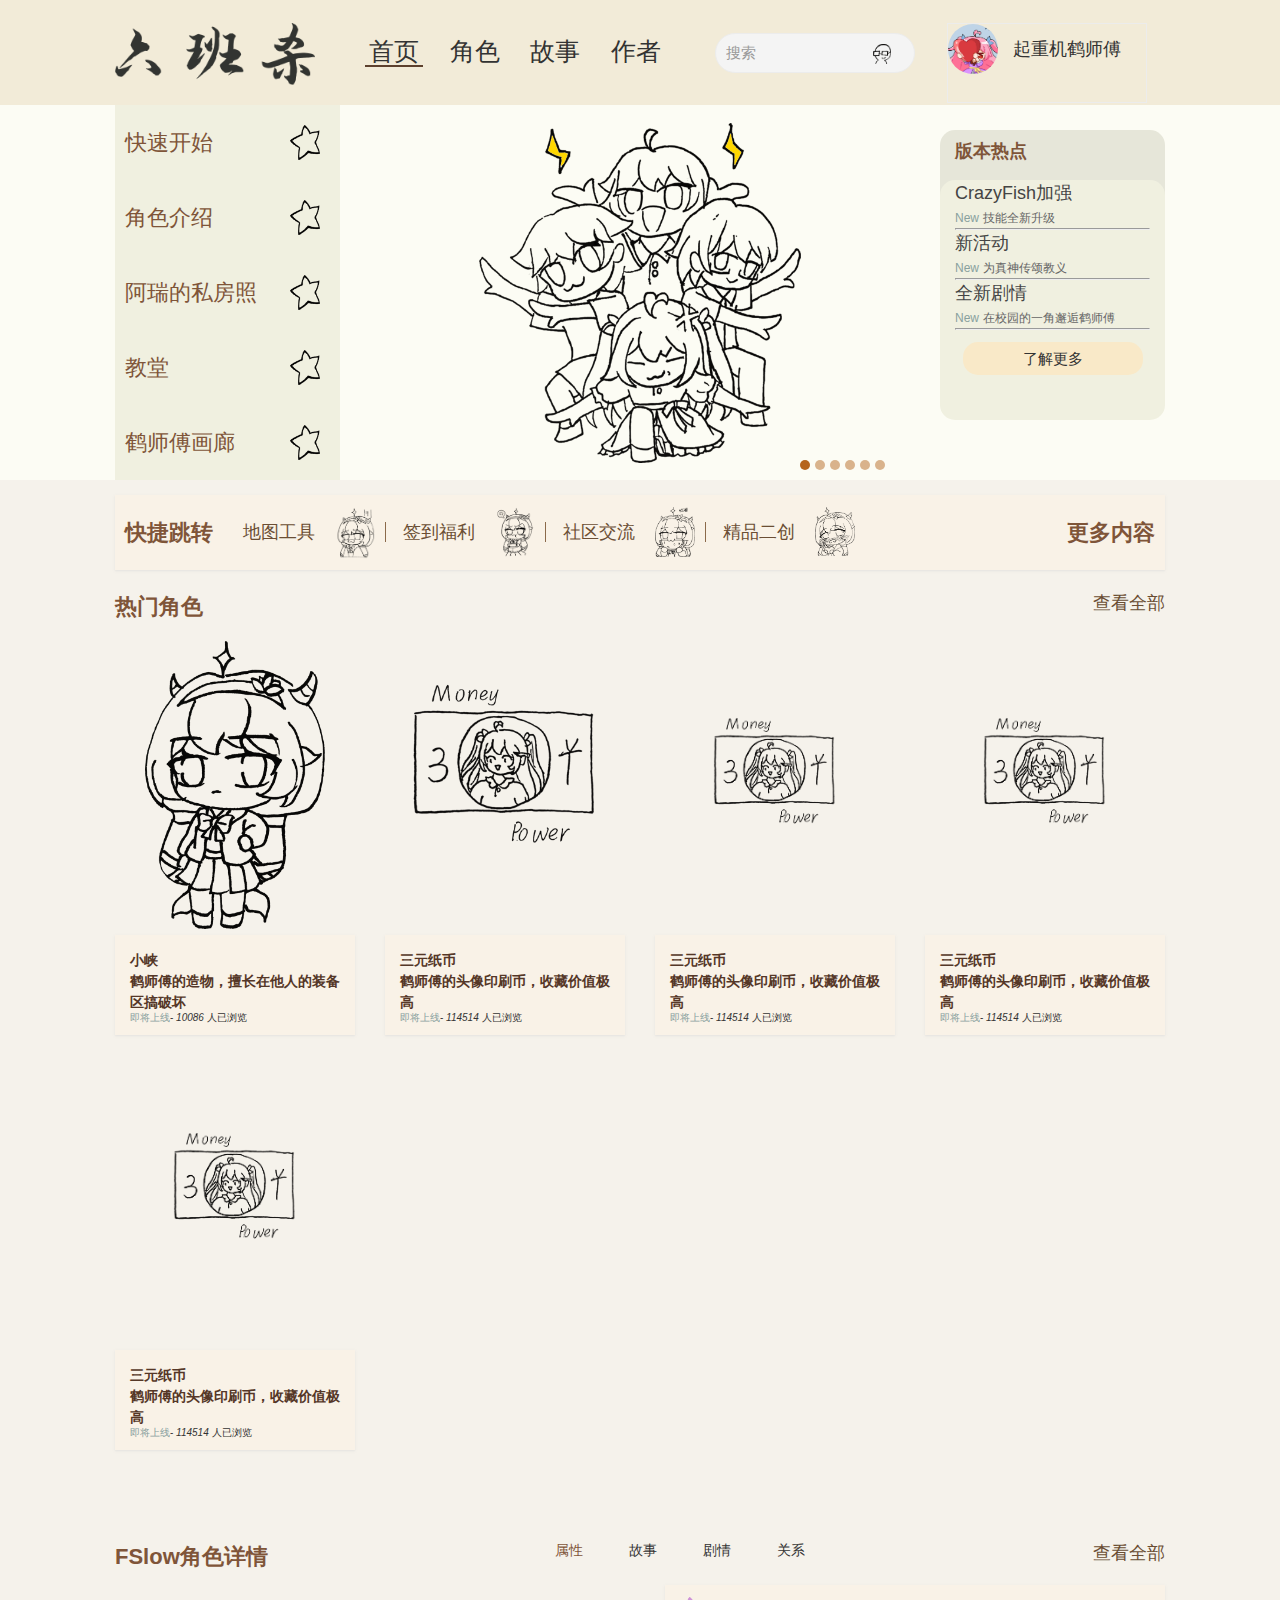
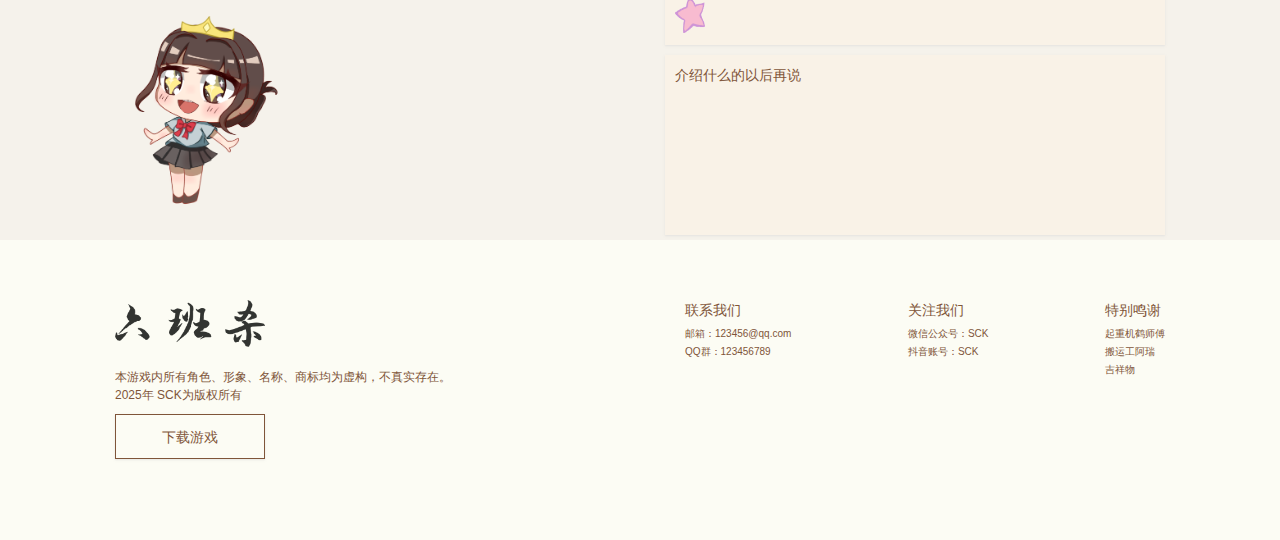
<file: index.html>
<!DOCTYPE html>
<html lang="en">
<head>
    <meta charset="UTF-8">
    <meta name="viewport" content="width=device-width, initial-scale=1.0">
    <link rel="icon" href="./images/HEhover.png">
    <title>SCK游戏</title>
    <link rel="stylesheet" href="./css/base.css">
    <link rel="stylesheet" href="./css/index.css">
    <link rel="stylesheet" href="./iconfont/iconfont.css">
</head>
<body>
    <!-- 项目基本构成
    study
    images文件夹：存放固定使用的图片素材，例如：logo、样式修饰图等等
    uploads文件夹：存放非固定使用的图片素材，例如：商品图、宣传图需要上传的图片 
    css文件夹：存放CSS文件（link标签引入）
        base.css：基础公共样式，例如：清除默认样式、设置网页基本样式 
        index.css：首页CSS样式 
    index.html：首页HTML文件  
    -->
    
    <!-- header区域布局 -->
    <!-- header->wrapper版心->logo+nav+search+user -->
    <div class="header">
        <div class="wrapper">
            <!-- 头部logo (链接跳转，h1强调)-->
            <div class="logo">
                <h1><a href="#">SCK游戏</a></h1>
            </div>
            <!-- 导航 -->
            <div class="nav">
                <ul>
                    <li><a href="#" class="active">首页</a></li>
                    <li><a href="#">角色</a></li>
                    <li><a href="#">故事</a></li>
                    <li><a href="#">作者</a></li>
                </ul>
            </div>
            <!-- 搜索 -->
            <div class="search">
                <input type="text" placeholder="搜索">
                <a href="#"></a>
            </div>
            <!-- 用户 -->
            <div class="user">
                <a href="https://www.bilibili.com/video/BV1GJ411x7h7/?spm_id_from=333.337.search-card.all.click&vd_source=96b6178ca8f342b909ea5765c8aa99af" target="_blank">
                    <div></div>
                    <span>起重机鹤师傅</span>
                </a>
                
            </div>
        </div>
    </div>

    <!-- banner区域布局 -->
    <!-- banner->wrapper版心->图片+文字 -->
    <div class="banner">
        <div class="wrapper">
            <div class="left">
                <!-- 左版心->ul->li->a -->
                <ul>
                    <li><a href="#">快速开始</a></li>
                    <li><a href="#">角色介绍</a></li>
                    <li><a href="#">阿瑞的私房照</a></li>
                    <li><a href="#">教堂</a></li>
                    <li><a href="#">鹤师傅画廊</a></li>
                </ul>
            </div>
            <div class="center">
                <!-- 左切换按钮 -->
                <button class="prev">
                    <i class="iconfont icon-fanhui"></i>
                </button>
                <!-- 中心图 -->
                <img src="./images/banners/banner2.png" alt="">
                <!-- 右切换按钮 -->
                <button class="next">
                    <i class="iconfont icon-jinru"></i>
                </button>
                <!-- 小圆点 -->
                <ul>
                    <li class="active"></li>
                    <li></li>
                    <li></li>
                    <li></li>
                    <li></li>
                    <li></li>
                </ul>
            </div>
            <div class="right">
                <h4>版本热点</h4>
                <dl class="content">
                    <a href="#">
                        <dt>CrazyFish加强</dt>
                        <dd>
                            <span>New</span>
                            <span>技能全新升级</span>
                        </dd>
                    </a>
                    <hr>
                    <a href="#">
                        <dt>新活动</dt>
                        <dd>
                            <span>New</span>
                            <span>为真神传颂教义</span>
                        </dd>
                    </a>
                    <hr>
                    <a href="#">
                        <dt>全新剧情</dt>
                        <dd>
                            <span>New</span>
                            <span>在校园的一角邂逅鹤师傅</span>
                        </dd>
                    </a>
                    <hr>
                    <a href="#" class="button">了解更多</a>
                </dl>
            </div>
        </div>
    </div>
    
<!-- banner脚本 -->
    <script>
    let banners=[
        {loc: './images/banners/banner2.png'},
        {loc: './images/banners/silyH.png'},
        {loc: './images/banners/茜茜.png'},
        {loc: './images/banners/雪菲.png'}
    ]
    
    function change(i){
        document.querySelector('.center .active').classList.remove('active');
        document.querySelector(`.center li:nth-child(${i+1})`).classList.add('active');
        
        const pic = document.querySelector('.center img');
        pic.src = banners[i].loc;
    }

    let i=0;
    
    
    //下一张
    const next = document.querySelector('.center .next');
    next.addEventListener('click',function(){
        i++;
        i%=banners.length;
        change(i);
    });
    //定时自动下一张
    let timer=setInterval(function(){
        next.click();
    },2000);
    //上一张
    const prev = document.querySelector('.center .prev');
    prev.addEventListener('click',function(){
        i--;
        if(i<0)i=banners.length-1;

        change(i);
    });

    //暂停播放
    const banner = document.querySelector('.center');
    banner.addEventListener('mouseenter',function(){
        clearInterval(timer);
    });
    //恢复播放
    banner.addEventListener('mouseleave',function(){
        clearInterval(timer);
        timer=setInterval(function(){next.click();},2000);
    });
    </script>

    <!-- recommend区域布局 -->
    <!-- recommend->wrapper版心->h3+ul+li*3 -->
    <div class="recommend wrapper">
        <h4>快捷跳转</h4>
        <ul>
            <li><a href="#">地图工具
                <img src="./images/xia1.png" alt="">
            </a></li>
            <li><a href="">签到福利
                <img src="./images/xia2.png" alt="">
            </a></li>
            <li><a href="">社区交流
                <img src="./images/xia3.png" alt="">
            </a></li>
            <li><a href="">精品二创
                <img src="./images/xia4.png" alt="">
            </a></li>
        </ul>
        <h4>更多内容</h4>
    </div>

    <!-- 推荐区域悬停脚本   bug待修！！！-->
    <script>
        const imgs=document.querySelectorAll('.recommend img');
        let srcs=[];
        for(let i=0;i<imgs.length;i++){
            srcs[i]=imgs[i].src;
            imgs[i].addEventListener('mouseenter',function(){
                imgs[i].src='./images/HEhover.png';
                imgs[i].classList.add('recommend active');
            })
            imgs[i].addEventListener('mouseleave',function(){
                imgs[i].src=srcs[i];
                imgs[i].classList.remove('recommend active');
            })
        }

    </script>


    <!-- character区域布局 -->
    <div class="character wrapper">
        <!-- 标题区域 -->
        <div class="hd">
            <h4>热门角色</h4>
            <a href="#" class="more">查看全部</a>
        </div>
        <!-- 主体区域 -->
        <div class="bd">
            <ul>
                <!-- 1 -->
                <li>
                    <a href="#">
                        <div class="pic">
                            <img src="./uploads/c2.png" width="180px" alt="">
                        </div>
                        <div class="text">
                            <h5>小峡<br>鹤师傅的造物，擅长在他人的装备区搞破坏</h5>
                            <p>
                                <span>即将上线</span>-
                                <i>10086</i>
                                <span>人已浏览</span>
                            </p>
                        </div>
                    </a>
                </li>
                <!-- 2 -->
                <li>
                    <a href="#">
                        <div class="pic">
                            <img src="./uploads/c0.png" width="270px" alt="">
                        </div>
                        <div class="text">
                            <h5>三元纸币<br>鹤师傅的头像印刷币，收藏价值极高</h5>
                            <p>
                                <span>即将上线</span>-
                                <i>114514</i>
                                <span>人已浏览</span>
                            </p>
                        </div>
                    </a>
                </li>
                <!-- 3 -->
                <li>
                    <a href="#">
                        <div class="pic">
                            <img src="./uploads/c0.png" width="180px" alt="">
                        </div>
                        <div class="text">
                            <h5>三元纸币<br>鹤师傅的头像印刷币，收藏价值极高</h5>
                            <p>
                                <span>即将上线</span>-
                                <i>114514</i>
                                <span>人已浏览</span>
                            </p>
                        </div>
                    </a>
                </li> 
                <!-- 4 -->
                <li>
                    <a href="#">
                        <div class="pic">
                            <img src="./uploads/c0.png" width="180px" alt="">
                        </div>
                        <div class="text">
                            <h5>三元纸币<br>鹤师傅的头像印刷币，收藏价值极高</h5>
                            <p>
                                <span>即将上线</span>-
                                <i>114514</i>
                                <span>人已浏览</span>
                            </p>
                        </div>
                    </a>
                </li>
                <!-- 5 -->
                <li>
                    <a href="#">
                        <div class="pic">
                            <img src="./uploads/c0.png" width="180px" alt="">
                        </div>
                        <div class="text">
                            <h5>三元纸币<br>鹤师傅的头像印刷币，收藏价值极高</h5>
                            <p>
                                <span>即将上线</span>-
                                <i>114514</i>
                                <span>人已浏览</span>
                            </p>
                        </div>
                    </a>
                </li>
            </ul>
        </div>
    </div>
    

    <!-- 个性角色区域布局 -->
    <div class="fslow wrapper">
        <!-- 标题区域 -->
        <div class="hd">
            <h4>FSlow角色详情</h4>
            <ul>
                <li class="active">属性</li>
                <li>故事</li>
                <li>剧情</li>
                <li>关系</li>
            </ul>
            <a href="#" class="more">查看全部</a>
        </div>
        <!-- 主体区域 -->
        <div class="bd">
            <div class="left">
                <img src="./uploads/菲菲.png" width="150px" alt="">
            </div>
            <div class="right">
                <div class="top">
                    <img src="./images/star2.png" width="30px" alt="">
                </div>
                <div class="botomn">
                    介绍什么的以后再说
                </div>
            </div>
        </div>
    </div>

    <!-- 版权区域布局 -->
    <div class="footer">
        <div class="wrapper">
            <div class="left">
                <img src="./images/logo.png" width="150px" alt="">
                <p>
                    本游戏内所有角色、形象、名称、商标均为虚构，不真实存在。<br>
                    2025年 SCK为版权所有
                </p>
                <a href="https://www.bilibili.com/video/BV1GJ411x7h7/?spm_id_from=333.337.search-card.all.click&vd_source=96b6178ca8f342b909ea5765c8aa99af" target="_blank"><div class="download">下载游戏</div></a>
            </div>
            <div class="right">
                <dl>
                    <dt>联系我们</dt>
                    <dd>邮箱：123456@qq.com</dd>
                    <dd>QQ群：123456789</dd>
                </dl>
                <dl>
                    <dt>关注我们</dt>
                    <dd>微信公众号：SCK</dd>
                    <dd>抖音账号：SCK</dd>
                </dl>
                <dl>
                    <dt>特别鸣谢</dt>
                    <dd>起重机鹤师傅</dd>
                    <dd>搬运工阿瑞</dd>
                    <dd>吉祥物</dd>
                </dl>
            </div>
        </div>
    </div> 
</body>
</file>
<file: css/base.css>
/* 基础公共样式：清除默认样式 + 设置通用样式 */
* {
  margin: 0;
  padding: 0;
  box-sizing: border-box;
}

li {
  list-style: none;
}

body {
  font: 14px/1.5 "Microsoft Yahei", "Hiragino Sans GB", "Heiti SC", "WenQuanYi Micro Hei", sans-serif;
  color: #333;
  /* width: 962.29px; */
}

a {
  color: #333;
  text-decoration: none;
}

button {
  border: 0;
  outline: 0;
}
</file>
<file: css/index.css>
/* 首页CSS样式 */
/* 版心居中 */
.wrapper {
  width: 1050px;
  margin: 0 auto;
}
body{
    background-color: #F5F2EB;
}

/* 导航 */
.header{
    height: 105px;
    background-color: #F2EBD8;
    /* background-color: #F9F2E7; */
}

.header .wrapper{
    display: flex;
    
    padding: 23px 0px 0px 0px;
}

.header .wrapper .logo{
    width: 200px;
    height: 80px;
}

.header .wrapper .logo a{
    display: block;
    width: 200px;
    height: 80px;
    background-image: url(../images/logo.png);
    background-size: 200px auto;
    background-repeat: no-repeat;
    font-size: 0px;
}

.header .wrapper .nav{
    margin: 0 0 0 50px;
    padding: 10px 0 0 0;
    width: 300px;
    height: 30px;
}

.header .wrapper .nav ul{
    display: flex;
    justify-content: space-between;
}

.nav ul li a{
    padding: 0 4px 0 4px;
    width: 50px;
    height: 40px;
    font-size: 25px;
}

.header .active,.nav ul li a:hover{
    border-bottom: 2px solid  #5D402D;
}
/* 搜索框 */
.search{
    display: flex;
    margin: 10px 0 0 50px;
    padding: 0 0 0 10px;
    width: 200px;
    height: 40px;
    background-color: #f4f4f4;
    border-radius: 20px;
    border: 1px solid #ECECEC;
}

.search input{
    border: 0px;
    width: 145px;
    background-color: transparent;
    /* 去掉输入框焦点化 */
    outline: none;
}

.search input::placeholder{
    font-size: 15px;
    color: #999;
}

.search a{
    width: 20px;
    height: 30px;
    background-image: url(../images/magic.png);
    background-size: 18px auto;
    background-position: 2px 10px;
    background-repeat: no-repeat;
}

.user{
    margin: 0 0 0 32px;
    width: 200px;
    border: 1px solid #ECECEC;
}

.user a{
    width: 100%;
    height: 100%;
    display: flex;
}

.user a div{
    width: 50px;
    height: 50px;
    border-radius: 50%;

    background-image: url(../images/user.jpg);
    background-repeat: no-repeat;
    background-size: contain;

}

.user a span{
    margin-left: 15px;
    font-size: 18px;
    line-height: 50px;
}

/* banner区域布局 */
/* banner->wrapper版心->图片+文字 */
.banner{
    height: 375px;
    background-color: #fcfcf4;
}

.banner .wrapper{
    display: flex;
    justify-content: space-between;
    height: 100%;
}

/* 中心大图 */
.center{
    width: 500px;
    display: flex;
    justify-content: space-between;
    align-items: center;
    position: relative;
}

.center ul{
    position: absolute;
    display: flex;
    bottom: 10px;
    right: 5px;
    
}

.center li{
    width: 10px;
    height: 10px;
    border-radius: 50%;
    background-color: #D9B38C;
    margin-left: 5px;
}

.center .active{
    background-color: #B5651D;
}

.center img{
    display: block;
    height: 340px;
}

.center button{
    overflow: hidden;
    width: 27px;
    height: 54px;
    
    background-color: #F5DEB3;
    right: 30px;
    bottom: 25px;
    opacity: 0;
}

.center .prev{
    border-radius: 0 27px 27px 0;
    
}

.center .next{
    border-radius: 27px 0 0 27px;
}

.center button:hover{
    opacity: 0.6;
}
/* .center:hover{
    background-image: url(../images/banner2.png);
} */
/* banner高250 */
.banner .left{
    
    width: 225px;
    height: auto;
    background-color: #f0f0e0  ;
   
}

.banner .left li a{
    padding: 0 0 0 10px;
    display: block;
    height: 75px;
    line-height: 75px;

    background-image: url(../images/star.png);
    background-position: 175px;
    background-repeat: no-repeat;
    background-size: 30px;

    font-size: 22px;
    color: #7F5539;
}

.banner .left li a:hover{
    color: #553727;
    background-color: #eaeada ;
    background-image: url(../images/star2.png);
}
/* 右卡片 */
.banner .right{
    margin-top: 25px;

    width: 225px;
    height: 270px;
    background-color: #e6e6d9;
    vertical-align: middle;
    border-radius: 15px;
}
/* 版本热点 */
.banner .right h4{
    font-size: 18px;
    padding: 8px 0 0 15px;
    color: #7F5539;
}
/* 内容板块 */
.right .content{
    margin-top: 15px;
    padding: 0 15px 0 15px;
    height: 240px;
    border-radius: 15px;
    background-color: #f0f0e0;
}
/* 概括 */
.right .content a dt{
    font-size: 18px;
    color: #444444;
}

.right .content a dt:hover{
    color: #594F3B;
}
/* New */
.content a dd :nth-child(1){
    color: #88A09E;
    font-size: 12px;
    
}
/* 简略介绍 */
.content a dd :nth-child(2){
    font-size: 12px;
    color: #666666;
}

.content .button{
    display: block;
    margin: 12px auto 0;
    height: 33px;
    width: 180px;
    background-color: #F9E9C8;

    border-radius: 15px;

    text-align: center;
    line-height: 33px;
    font-size: 15px;
}

.content .button:hover{
    background-color: #F5D59A;
}

/* 推荐区域 */
.recommend{
    margin-top: 15px;
    padding: 0 10px 0 10px;
    height: 75px;
    background-color: #F9F2E7;
    display: flex;
    justify-content: space-between;
    line-height: 75px;
    box-shadow: 0 1px 2px 0 rgba(211, 211, 211, 0.5);
}

.recommend h4{
    font-size: 22px;
    color: #7F5539;
}

.recommend ul{
    display: flex;
    flex: 1;

    padding-left: 30px;
    background-color: transparent;
}

.recommend li{
    width: 160px;
}

.recommend ul li a{
    position: relative;
    font-size: 18px;
    color: #6B4E34;
    padding: 0 70px 0 0;
    border-right: 1px solid #8B6A4B;
}

.recommend li img{
    width: 40px;
    height: auto;
    position: absolute;
    top: -15px;
    right: 10px;
}

.recommend ul li:last-child a{
    border-right: none;
}

.recommend li img .active{
    width: 100px;
    top: 0;
}

/* 热门角色区域布局 */
.character{
    margin-top: 20px;
    /* padding: 0 10px 0 10px; */
    height: 950px;
}

.hd{
    display: flex;
    justify-content: space-between;
    height: 45px;
}

.hd h4{
    font-size: 22px;
    color: #7F5539;
}

.hd .more{
    font-size: 18px;
    color: #6B4E34;
}

.character .bd{
    height: 900px;
    /* background-color: #F9F2E7; */
}

.bd ul{
    display: flex;
    flex-wrap: wrap;
    justify-content: space-between;
}
/* 角色图片统一规格，小于盒子，居中显示 */
.bd a .pic{
    width: 240px;
    height: 300px;
    display: flex;
    justify-content: center;
    align-items: center;
    /* background-color: #6B4E34; */
}

.bd a .text{
    margin-bottom: 15px;
    padding: 15px;

    width: 240px;
    height: 100px;
    font-size: 18px;
    background-color: #F9F2E7;
    box-shadow: 0 1px 2px 0 rgba(211, 211, 211, 0.5);
}

.bd a .text h5{
    height: 45px;
    font-size: 14px;
    color: #553727;
}

.bd a .text p{
    margin-top: 15px;
    font-size: 10px;
}

.bd a .text p span:nth-child(1){
    color: #88A09E;
}

.fslow{
    height: 300px;
}

.fslow .hd ul{
    width: 250px;
    display: flex;
    justify-content: space-between;
}

.fslow .active{
    color: #7F5539;
}

.fslow .bd{
    display: flex;
    justify-content: space-between;
}

.fslow .bd .left{
    display: flex;
    justify-content: center;
    align-items: center;
    width: 180px;
    height: 250px;
}

.fslow .bd .right{
    height: 250px;
    width: 500px;
}

.fslow .bd .right .top{
    margin-bottom: 10px;
    padding: 0 10px 0 10px;
    display: flex;
    justify-content: space-between;
    align-items: center;
    height: 60px;
    background-color: #F9F2E7;
    box-shadow: 0 1px 2px 0 rgba(211, 211, 211, 0.5);
}

.fslow .bd .right .botomn{
    padding:10px;
    height: 180px;
    background-color: #F9F2E7;
    box-shadow: 0 1px 2px 0 rgba(211, 211, 211, 0.5);
    color: #7F5539;
}

.footer{
    padding-top: 60px;
    height: 300px;
    background-color: #fcfcf4;
}

.footer .wrapper{
    display: flex;
    justify-content: space-between;
}

.footer .wrapper .left{
    width: 420px;
}

.footer .wrapper .right{
    width: 480px;
    display: flex;
    justify-content: space-between;
}

.footer .wrapper .left p{
    margin-top: 15px;
    font-size: 12px;
    color: #7F5539;
}

.footer .wrapper .left .download{
    margin-top: 10px;
    width: 150px;
    height: 45px;
    line-height: 45px;
    text-align: center;
    background-color: transparent;
    color: #7F5539;
    border: 1px solid #7F5539;
    box-shadow: 0 1px 2px 0 rgba(211, 211, 211, 0.5);

}

.footer .wrapper .right dt{
    margin-bottom: 5px;
    font-size: 14px;
    color: #7F5539;
}

.footer .wrapper .right dd{
    margin-bottom: 3px;
    font-size: 10px;
    color: #7F5539;
}
/* 颜色表
普通文字   #7F5539
标识文字   #88A09E
小标题文字 #7F5539
*/
</file>
<file: iconfont/iconfont.css>
@font-face {
  font-family: "iconfont"; /* Project id 4975838 */
  src: url('iconfont.woff2?t=1752576714571') format('woff2'),
       url('iconfont.woff?t=1752576714571') format('woff'),
       url('iconfont.ttf?t=1752576714571') format('truetype');
}

.iconfont {
  font-family: "iconfont" !important;
  font-size: 16px;
  font-style: normal;
  -webkit-font-smoothing: antialiased;
  -moz-osx-font-smoothing: grayscale;
}

.icon-fanhui:before {
  content: "\e61e";
}

.icon-jinru:before {
  content: "\e621";
}
</file>
